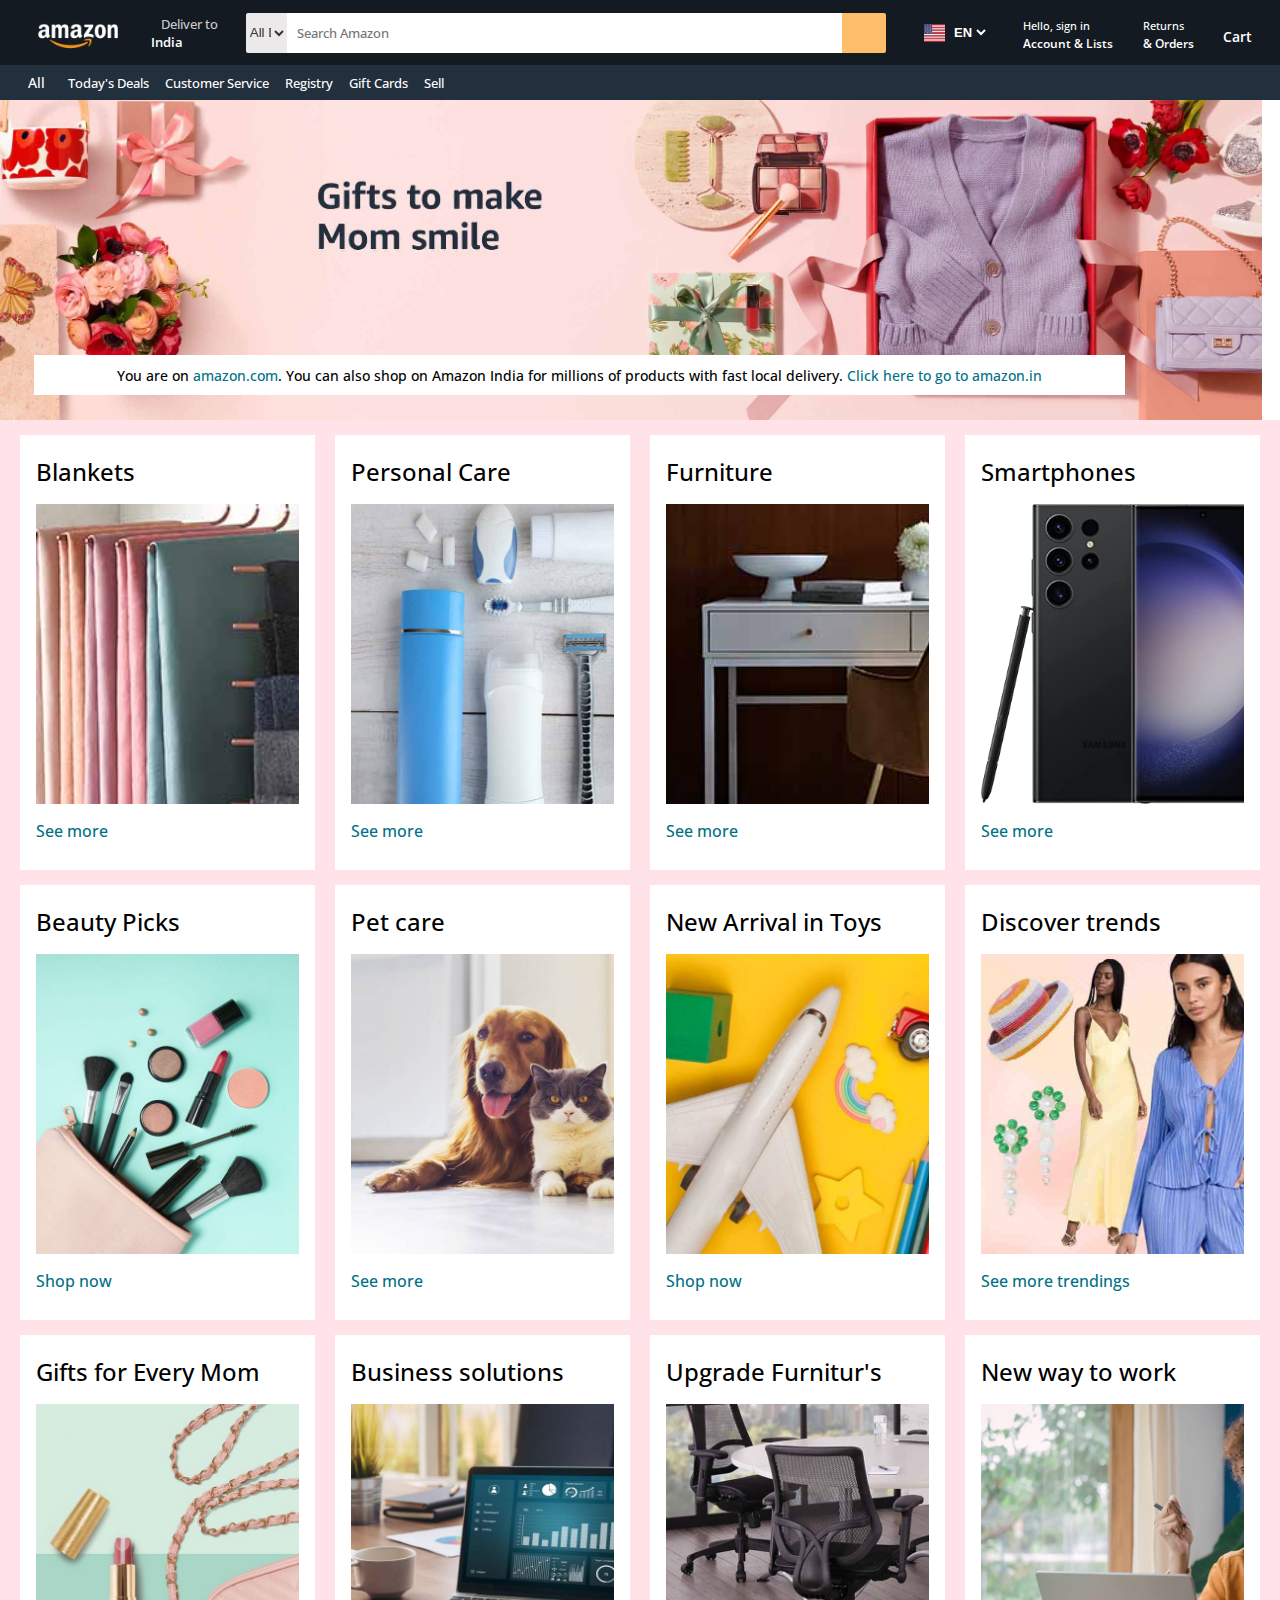
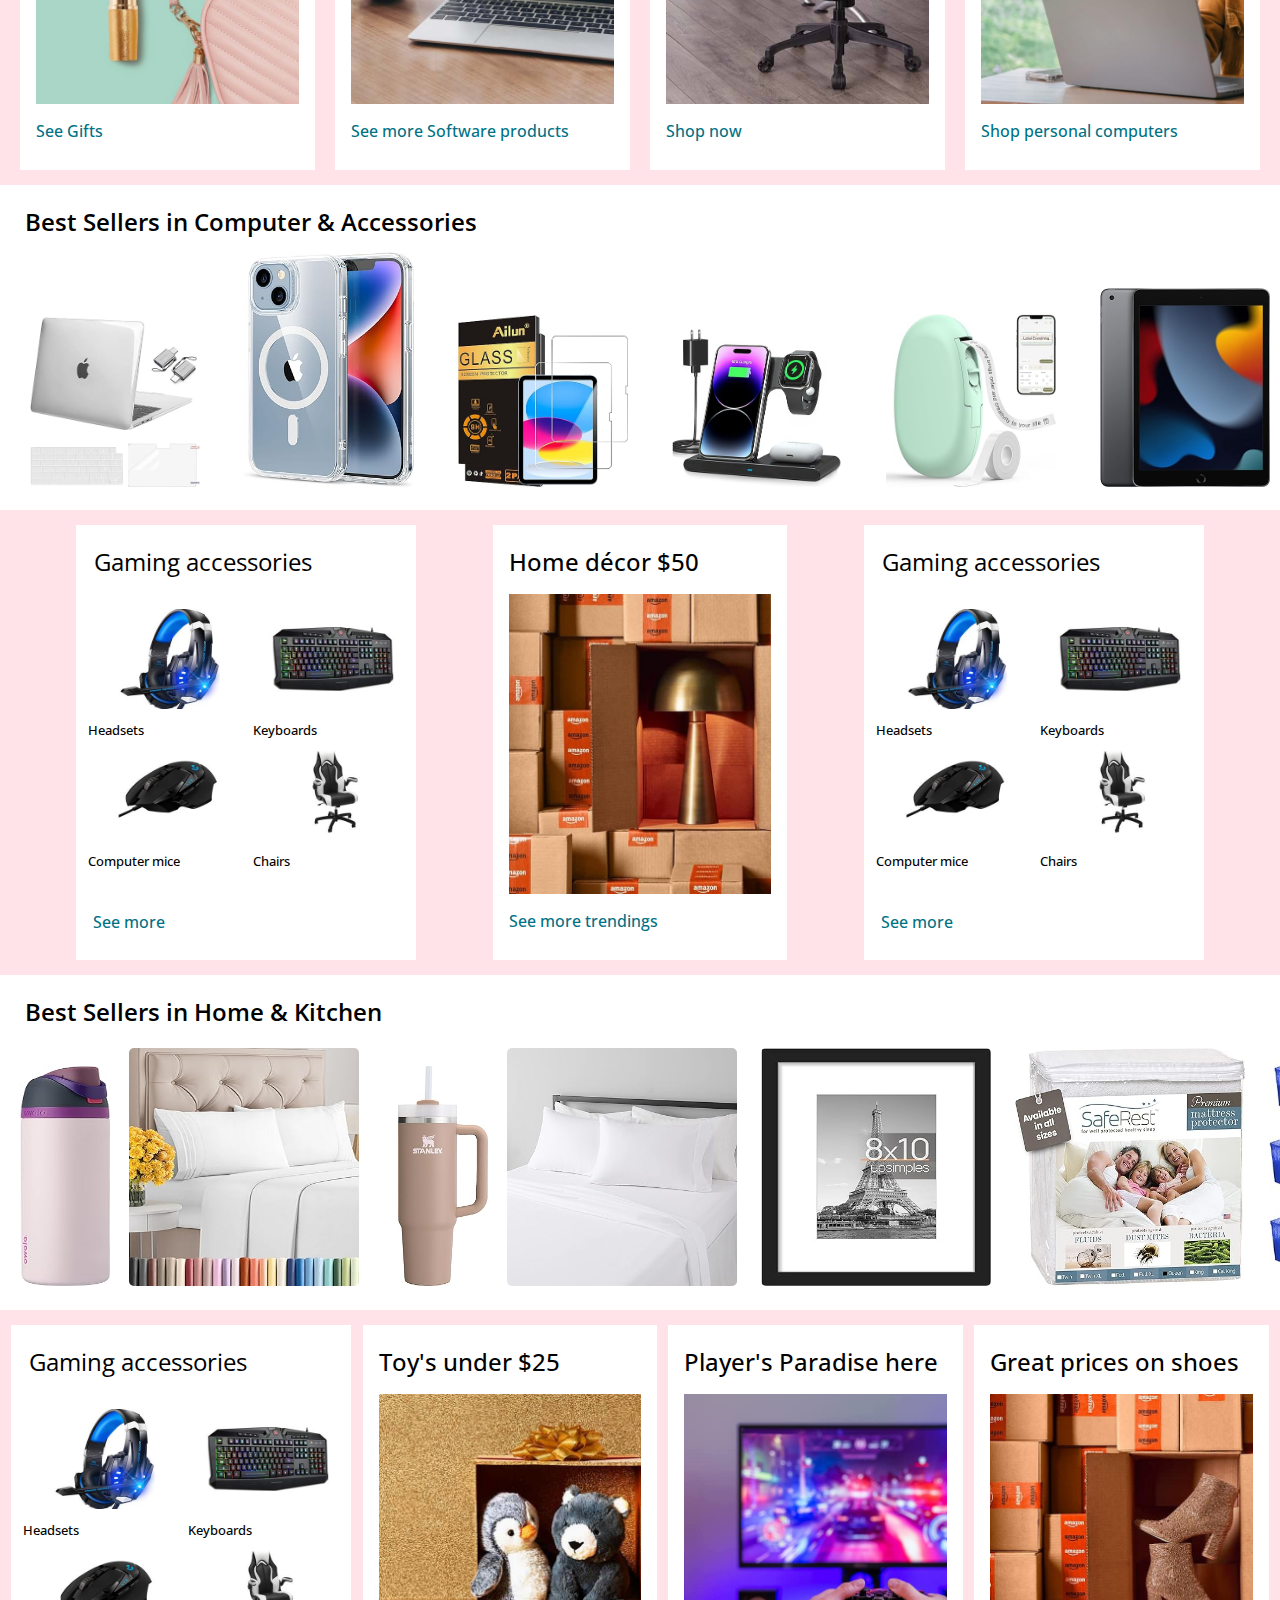
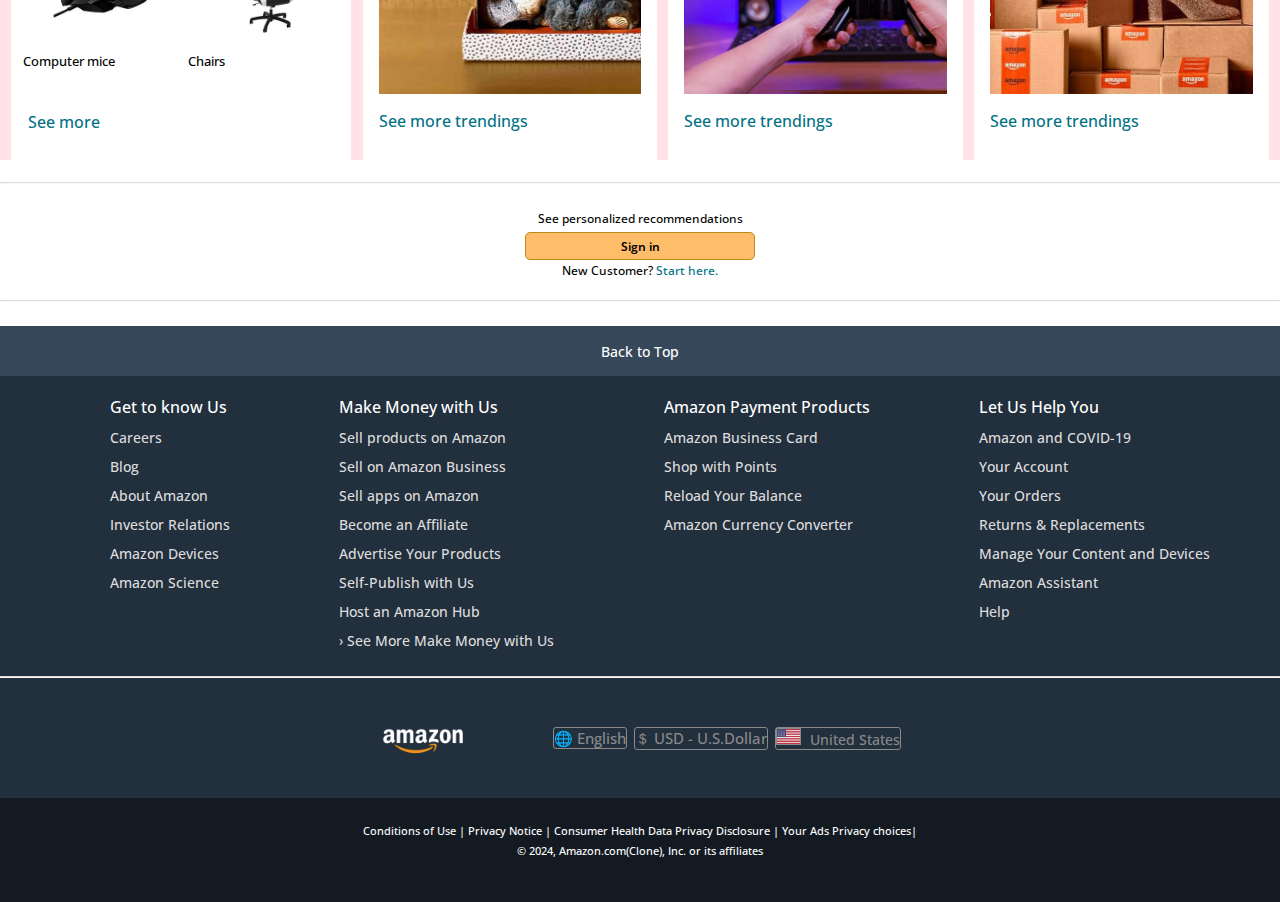
<file: index.html>
<!DOCTYPE html>
<html lang="en">
<head>
    <meta charset="UTF-8">
    <meta name="viewport" content="width=device-width, initial-scale=1.0">
    <title>Amazon.com. Spend less. Smile more.</title>
    <link rel="icon" href="amazon-icon.webp" />
    <link rel="stylesheet" href="style.css"/>
    <link rel="stylesheet" href="https://cdnjs.cloudflare.com/ajax/libs/font-awesome/6.5.2/css/all.min.css" integrity="sha512-SnH5WK+bZxgPHs44uWIX+LLJAJ9/2PkPKZ5QiAj6Ta86w+fsb2TkcmfRyVX3pBnMFcV7oQPJkl9QevSCWr3W6A==" crossorigin="anonymous" referrerpolicy="no-referrer" />
    <link rel="preconnect" href="https://fonts.googleapis.com">
    <link rel="preconnect" href="https://fonts.gstatic.com" crossorigin>
    <link href="https://fonts.googleapis.com/css2?family=Montserrat+Alternates:wght@400;500&family=Montserrat:ital,wght@0,100..900;1,100..900&family=Open+Sans:wght@500&family=Rubik:ital,wght@0,300..900;1,300..900&display=swap" rel="stylesheet">
</head>
<body>
    <header>
        <div class="navbar">
            <div class="nav-logo border">
                <div class="logo"></div>
            </div>

            <div class="nav-address border">
                <p class="add-first">Deliver to </p>
                <div class="add-icon">
                    <i class="fa-solid fa-location-dot"></i>
                    <p class="add-second">India</p>
                </div>
            </div>
            <div class="nav-search">
                <select class="search-select">
                    <option>All Departments</option>
                    <option>Arts & Crafts</option>
                    <option>Automotive</option>
                    <option>Baby</option>
                    <option>Beauty Personal Care</option>
                    <option>Books</option>
                    <option>Boys' Fashion</option>
                    <option>Computers</option>
                    <option>Deals</option>
                    <option>Digital Music</option>
                    <option>Electronics</option>
                    <option>Girls' Fashion</option>
                    <option>Health & Household</option>
                    <option>Home & Kitchen</option>
                    <option>Industrial & Scientific</option>
                    <option>Kindle Store</option>
                    <option>Luggage</option>
                    <option>Men's Fashion</option>
                    <option>Movies & TV</option>
                    <option>Music, CDs & Vinyl</option>
                    <option>Pet Supplies</option>
                    <option>Prime Video</option>
                    <option>Software</option>
                    <option>Sports & Outdoors</option>
                    <option>Tools & Home Improvement</option>
                    <option>Toys & Games</option>
                    <option>Video Games</option>
                    <option>Women's Fashion </option>
                </select>
                <input placeholder="Search Amazon" class="search-input">
                    <div class="search-icon">
                        <i class="fa-solid fa-magnifying-glass"></i>
                    </div>
            </div>
            <!-- <i class="fa-sharp fa-solid fa-sort-down"></i> -->
            <div class="nav-box4 border">
                <img src="1200px-Flag_of_the_United_States.svg.webp" alt="">
                <select name="" id="" class="box4-select">
                    <option value="">EN</option>
                </select>
            </div>
            
            <div class="nav-signin border">
                <a href="signin.html"><span>Hello, sign in </span></a>
                <p class="nav-second">Account & Lists</p>
            </div>
            <div class="nav-return border">
                <p><span>Returns</span></p>
                <p class="nav-second">& Orders</p>
            </div>
            <div class="nav-cart border">
                <i class="fa-solid fa-cart-plus"></i>
                Cart
            </div>
        </div>
        <div class="panel">
            <div class="panel-all border">
                <i class="fa-solid fa-bars"></i>
                All
            </div>
            <div class="panel-ops">
                <a href="#">Today's Deals</a>
                <a href="#">Customer Service</a>
                <a href="#">Registry</a>
                <a href="#">Gift Cards</a>
                <a href="#">Sell</a>
            </div>
        </div>
    </header>

    <div class="hero-section">
        <div class="hero-msg">
            <p>You are on <a href="#"> amazon.com</a>. You can also shop on Amazon India for millions of products with fast local delivery.<a href="https://www.amazon.in/?ref=aisgw_intl_stripe_in"> Click here to go to amazon.in</a>
        </div>
    </div>
    <div class="shop-section">
        <div class="box1 box">
            <div class="box-content">
                <h2>Blankets</h2>
            <div class="box-img" style="background-image: url('box1_image.jpg');"></div>
            <p>See more</p>
            </div>
        </div>
        <div class="box2 box"> 
            <div class="box-content">
            <h2>Personal Care</h2>
            <div class="box-img" style="background-image: url('box2_image.jpg');"></div>
            <p>See more</p>
            </div>
        </div>
        <div class="box3 box">
            <div class="box-content">
                <h2>Furniture</h2>
                <div class="box-img" style="background-image: url('box3_image.jpg');">
                </div>
                <p>See more</p>
            </div>
        </div>
        <div class="box4 box">
            <div class="box-content">
                <h2>Smartphones</h2>
                <div class="box-img" style="background-image: url('box4_image.jpg');"></div>
                <p>See more</p>
            </div>
        </div>
        <div class="box5 box">
            <div class="box-content">
                <h2>Beauty Picks</h2>
                <div class="box-img" style="background-image: url('box5_image.jpg');"></div>
            <p>Shop now</p>
            </div>
        </div>
        <div class="box6 box"> 
            <div class="box-content">
                <h2>Pet care</h2>
                <div class="box-img" style="background-image: url('box6_image.jpg');"></div>
                <p>See more</p>
            </div>
        </div>
        <div class="box7 box">
            <div class="box-content">
                <h2>New Arrival in Toys</h2>
                <div class="box-img" style="background-image: url('box7_image.jpg');"></div>
                <p>Shop now</p>
            </div>
        </div>
        <div class="box8 box">
            <div class="box-content">
                <h2>Discover trends</h2>
                <div class="box-img" style="background-image: url('box8_image.jpg');"></div>
                <p>See more trendings</p>
            </div>
        </div>
        <div class="box9 box">
            <div class="box-content">
                <h2>Gifts for Every Mom</h2>
                <div class="box-img" style="background-image: url('gifts.jpg');"></div>
                <p>See Gifts</p>
            </div>
        </div>
        <div class="box10 box">
            <div class="box-content">
                <h2>Business solutions</h2>
                <div class="box-img" style="background-image: url('business\ solutions.jpg');"></div>
                <p>See more Software products</p>
            </div>
        </div>
        <div class="box11 box">
            <div class="box-content">
                <h2>Upgrade Furnitur's</h2>
                <div class="box-img" style="background-image: url('office_furniture.jpg');"></div>
                <p>Shop now</p>
            </div>
        </div>
        <div class="box12 box">
            <div class="box-content">
                <h2>New way to work</h2>
                <div class="box-img" style="background-image: url('personal\ computers.jpg');"></div>
                <p>Shop personal computers</p>
            </div>
        </div>
        <div class="computer_accessories box">
            <h2>Best Sellers in Computer & Accessories</h2>
            <div class="horizontal_scroll">
                <ul class="accessories_list">
                    <li class="hor_img">
                        <div class="img_play">
                            <img src="laptopglass.jpg" alt="Laptop Glass">
                         </div>
                    </li>
                    <li class="hor_img">
                        <div class="img_play">
                            <img src="iphone_cover.jpg" alt="iphone cover">
                        </div>
                    </li>
                    <li class="hor_img">
                        <div class="img_play">
                            <img src="glassprotector.jpg" alt="Glass Protector">
                        </div>
                    </li>
                    <li class="hor_img">
                        <div class="img_play">
                            <img src="phonestand.jpg" alt="Phone stand">
                        </div>
                    </li>
                    <li class="hor_img">
                        <div class="img_play">
                            <img src="charger.jpg" alt="Charger">
                        </div>
                    </li>
                    <li class="hor_img">
                        <div class="img_play">
                            <img src="ipad.jpg" alt="ipad">
                        </div>
                    </li>
                    <li class="hor_img">
                        <div class="img_play">
                            <img src="dongle.jpg" alt="USB Dongle">
                        </div>
                    </li>
                    <li class="hor_img">
                        <div class="img_play">
                            <img src="laptopbag.jpg" alt="Laptop bag">
                        </div>
                    </li>
                    <li class="hor_img">
                        <div class="img_play">
                            <img src="Smartwatch_glass.jpg" alt="Smart watch glass">
                        </div>
                    </li>
                    <li class="hor_img">
                        <div class="img_play">
                            <img src="laptopbag1.jpg" alt="Laptop bag">
                        </div>
                    </li>
                    <li class="hor_img">
                        <div class="img_play">
                            <img src="charger&cables.jpg" alt="Charger and cables">
                        </div>
                    </li>
                    <li class="hor_img">
                        <div class="img_play">
                            <img src="laptopbag2.jpg" alt="Bag pack">
                        </div>
                    </li>
                    <li class="hor_img">
                        <div class="img_play">
                            <img src="iphone_cover.jpg" alt="Iphone Cover">
                        </div>
                    </li>
                    <li class="hor_img">
                        <div class="img_play">
                            <img src="glassprotector.jpg" alt="Glass Protector">
                        </div>
                    </li>
                    <li class="hor_img">
                        <div class="img_play">
                            <img src="phonestand.jpg" alt="Phone stand">
                        </div>
                    </li>
                    <li class="hor_img">
                        <div class="img_play">
                            <img src="charger.jpg" alt="Charger">
                        </div>
                    </li>
                    <li class="hor_img">
                        <div class="img_play">
                            <img src="ipad.jpg" alt="Ipad">
                        </div>
                    </li>
                    <li class="hor_img">
                        <div class="img_play">
                            <img src="dongle.jpg" alt="USB Dongle">
                        </div>
                    </li>
                </ul>
            </div>
        </div>
        <div class=" Game box">
            <h2>Gaming accessories</h2>
            <ul class="Gaming-accessories">
                <li class="headset ">
                    <img src="Gaming_Headset.jpg" >
                    <h3 class="title">Headsets</h3>
                </li>
                <li class="keyboard">
                    <img src="Gaming_keyboard.jpg" >
                    <h3 class="title">Keyboards</h3>
                </li>
                <li class="mice">
                    <img src="Computer_mice.jpg" >
                    <h3 class="title">Computer mice</h3>
                </li>
                <li class="chair">
                    <img src="Gaming_chair.jpg" >
                    <h3 class="title">Chairs</h3>
                </li>
                <a href="#" class="See_more">See more</a>
            </ul>
        </div>
        <div class="box8 box">
            <div class="box-content">
                <h2>Home décor $50</h2>
                <div class="box-img" style="background-image: url('home decor.jpg');"></div>
                <p>See more trendings</p>
            </div>
        </div>
        <div class=" Game box">
            <h2>Gaming accessories</h2>
            <ul class="Gaming-accessories">
                <li class="headset ">
                    <img src="Gaming_Headset.jpg" >
                    <h3 class="title">Headsets</h3>
                </li>
                <li class="keyboard">
                    <img src="Gaming_keyboard.jpg" >
                    <h3 class="title">Keyboards</h3>
                </li>
                <li class="mice">
                    <img src="Computer_mice.jpg" >
                    <h3 class="title">Computer mice</h3>
                </li>
                <li class="chair">
                    <img src="Gaming_chair.jpg" >
                    <h3 class="title">Chairs</h3>
                </li>
                <a href="#" class="See_more">See more</a>
            </ul>
        </div>
        
        <div class="Home_kitchen box">
            <h2>Best Sellers in Home & Kitchen</h2>
            <div class="horizontal_scroll">
                <ul class="kitchen_list">
                    <li class="hor_img1">
                        <div class="img_play11">
                            <img src="bottle.jpg" alt="Bottle">
                         </div>
                    </li>
                    <li class="hor_img1">
                        <div class="img_play1">
                            <img src="pillow.jpg" alt="iphone cover">
                        </div>
                    </li>
                    <li class="hor_img1">
                        <div class="img_play11">
                            <img src="sipper.jpg" alt="Glass Protector">
                        </div>
                    </li>
                    <li class="hor_img1">
                        <div class="img_play1">
                            <img src="pillow2.jpg" alt="Phone stand">
                        </div>
                    </li>
                    <li class="hor_img1">
                        <div class="img_play1">
                            <img src="frame.jpg" alt="Charger">
                        </div>
                    </li>
                    <li class="hor_img1">
                        <div class="img_play1">
                            <img src="mattress.jpg" alt="ipad">
                        </div>
                    </li>
                    <li class="hor_img1">
                        <div class="img_play1">
                            <img src="bluebags.jpg" alt="USB Dongle">
                        </div>
                    </li>
                    <li class="hor_img1">
                        <div class="img_play1">
                            <img src="doormatt.jpg" alt="Laptop bag">
                        </div>
                    </li>
                    <li class="hor_img1">
                        <div class="img_play1">
                            <img src="hanger.jpg" alt="Smart watch glass">
                        </div>
                    </li>
                    <li class="hor_img1">
                        <div class="img_play1">
                            <img src="shampoostand.jpg" alt="Laptop bag">
                        </div>
                    </li>
                    <li class="hor_img1">
                        <div class="img_play1">
                            <img src="showercurtain.jpg" alt="Charger and cables">
                        </div>
                    </li>
                    <li class="hor_img1">
                        <div class="img_play1">
                            <img src="vaccumbag.jpg" alt="Bag pack">
                        </div>
                    </li>
                </ul>
            </div>
        </div>
        
        <div class=" Game box">
            <h2>Gaming accessories</h2>
            <ul class="Gaming-accessories">
                <li class="headset ">
                    <img src="Gaming_Headset.jpg" >
                    <h3 class="title">Headsets</h3>
                </li>
                <li class="keyboard">
                    <img src="Gaming_keyboard.jpg" >
                    <h3 class="title">Keyboards</h3>
                </li>
                <li class="mice">
                    <img src="Computer_mice.jpg" >
                    <h3 class="title">Computer mice</h3>
                </li>
                <li class="chair">
                    <img src="Gaming_chair.jpg" >
                    <h3 class="title">Chairs</h3>
                </li>
                <a href="#" class="See_more">See more</a>
            </ul>
        </div>
        <div class="box8 box">
            <div class="box-content">
                <h2>Toy's under $25</h2>
                <div class="box-img" style="background-image: url('toys.jpg');"></div>
                <p>See more trendings</p>
            </div>
        </div>
        <div class="box8 box">
            <div class="box-content">
                <h2>Player's Paradise here</h2>
                <div class="box-img" style="background-image: url('playerparadise.jpg');"></div>
                <p>See more trendings</p>
            </div>
        </div>
        <div class="box8 box">
            <div class="box-content">
                <h2>Great prices on shoes</h2>
                <div class="box-img" style="background-image: url('shoes.jpg');"></div>
                <p>See more trendings</p>
            </div>
        </div>
    </div>
    <br>
    <hr>
    <br>
    <div class="sign_in">
        <label>See personalized recommendations</label><br>
        <button><a href="signin.html">Sign in</a></button>
        <div class="new_customer">
            <p>New Customer? <a href="signin.html">Start here.</a></p>
        </div>
        <br>
        <hr>
    </div>
    <footer>
        <div class="foot-panel1">
            Back to Top 
        </div>

        <div class="foot-panel2">
        <ul>
            <h4>Get to know Us</h4>
            <a >Careers</a>
            <a >Blog</a>
            <a >About Amazon</a>
            <a >Investor Relations</a>
            <a >Amazon Devices</a>
            <a >Amazon Science</a>
        </ul>
        <ul>
            <h4>Make Money with Us</h4>
            <a >Sell products on Amazon</a>
            <a >Sell on Amazon Business</a>
            <a >Sell apps on Amazon</a>
            <a >Become an Affiliate</a>
            <a >Advertise Your Products</a>
            <a >Self-Publish with Us</a>
            <a >Host an Amazon Hub</a>
            <a >› See More Make Money with Us</a>
        </ul>
        <ul>
            <h4>Amazon Payment Products</h4>
            <a >Amazon Business Card</a>
            <a >Shop with Points</a>
            <a >Reload Your Balance</a>
            <a > Amazon Currency Converter</a>
        </ul>
        <ul>
            <h4>Let Us Help You</h4>
            <a >Amazon and COVID-19</a>
            <a >Your Account</a>
            <a >Your Orders</a>
            <a >Returns & Replacements</a>
            <a >Manage Your Content and Devices</a>
            <a >Amazon Assistant</a>
            <a >Help</a>
        </ul>
        </div>
        <hr>
        <div class="foot-panel3">
            <div class="logo"></div>
            <p class="language" type="menu"> &#127760; English </p>
            <p class="Currency" > &#65284; USD - U.S.Dollar  </p>
            <p class="country_flag">
                <img src="1200px-Flag_of_the_United_States.svg.webp" alt="">
                United States
            </p>
        </div>
        <div class="foot-panel4">
            <div class="pages">
                <a>Conditions of Use </a>|
                <a>Privacy Notice </a>|
                <a>Consumer Health Data Privacy Disclosure </a>|
                <a>Your Ads Privacy choices</a>|
            </div>
            <div class="copyright">
                <p>© 2024, Amazon.com(Clone), Inc. or its affiliates</p>
                
            </div>
        </div>
    </footer>
</body>
</html>
<!-- content delivery network (cdnjs) -->
</file>
<file: style.css>
*{
    margin: 0;
    border: border-box;
    font-family: "Open Sans", sans-serif;
    font-optical-sizing: auto;
    font-weight: 500;
    font-style: normal;
    font-variation-settings:
    "wdth" 100;
}
.navbar{
     height: 65px;
     background-color: #131A22;
     color:white;
     display: flex;
     align-items: center;
     justify-content:space-evenly;
}
.nav-logo{
    height:50px;
    width: 90px;
    
}
.logo{
    background-image: url("amazon_logo.png");
    background-size: cover;
    height: 60px;
    width: 110%;
}
.border{
    border:1.5px solid transparent;
}
.border:hover{
    border:1.5px solid white ;
}
/************************ box2 ***********************/
.add-first{
    color: #cccccc;
    font-size: 0.8rem;
    margin-left: 13px;
}
.add-second{
    color: #ffffff;
    font-size: 0.8rem;
    margin-left: 3px;
    font-weight: 600;
}
.add-icon{
    display: flex;
    align-items: center;
    font-size: 13px;
}
/************************ box3 ***********************/
.nav-search{
    display: flex;
    justify-content:space-evenly;
    width: 640px;
    height: 40px;
    border-radius: 4px;
    font-size: 14px;
}
.search-select{
    background-color: #ebe9e9;
    color: #333535;
    width: 41px;
    /* font-size: 14px; */
    font-family: Arial, sans-serif;
    text-align: justify;
    justify-content: center;
    border-top-left-radius: 2px;
    border-bottom-left-radius: 2px;
    border: none;
}
.search-select:hover{
    background-color: #d3d0d0;
    
}
.search-input{
    padding: 7px 10px;
    width:100%;
    /* font-size: 0.8rem; */
    border: none;
}
.search-icon{
    width: 52px;
    display: flex;
    justify-content: center;
    align-items: center;
    font-size: 1.4rem;
    background-color: #febd68;
    border-top-right-radius: 2px;
    border-bottom-right-radius: 2px;
    color: #333535;
}
/************************ box4 ***********************/
.nav-box4{
    margin-left: 5px;
    display: flex;
    justify-content: center;
    align-items: center;
    padding-left: 5px;
    padding-right: 5px;
    padding-top: 4px;
    padding-bottom: 4px;
}
.nav-box4 img{
    height: 18px;
    width: 21px;
    margin-right: 5px;
}
.box4-select{
    font-family: Arial, Helvetica, sans-serif;
    font-size: 13px;
    font-weight: 700;
    background-color: #131A22;
    color: white;
    border: none;
}

/************************ box5 ***********************/
.nav-signin a{
    text-decoration: none;
    color: white;
}
span{
    font-size: 0.7rem;
}
.nav-second{
    font-weight: 600;
    font-size: 0.75rem;
    text-decoration: none;
    color: white;
}

/* ***********************box6 ***********************/
.nav-cart i {
    font-size: 23px;
    font-weight: 600px;
}
.nav-cart{
    font-size: 0.85rem;
    font-weight: 600;
}
/* ********************** Panel ********************** */

.panel {
    height: 35px;
    background-color: #222f3d;
    display: flex;
    color: white;
    align-items: center;
    justify-content: space-evenly;
    overflow: hidden;
}
.panel-all{
    margin-left: 15px;
    font-size: 14.4px; 
    justify-content: center;  
}
.panel-all i{
    /* overflow-y: hidden; */
    align-items: center;
    margin-right: 3px;
}

.panel-ops a{
    display:  inline;
    margin-left:13px ;
    text-decoration: none;
    color: white;
    align-items: center;
}
.panel-ops{
    width: 50%;
    font-size: 0.8rem;
    margin-right: 45%;
}

/********************** hero section ************************/
.hero-section{
    background-image: url("hero_image1.jpg");
    background-size: cover;
    height: 320px;
    width: 1364px;
    margin-left: -8%;
    margin-right: -8%;
    display: flex;
    justify-content: center;
    align-items: flex-end;
}

.hero-msg{
    background-color: white;
    color: black;
    height: 40px;
    display: flex;
    align-items: center;
    justify-content: center;
    font-size: 0.85rem;
    width: 80%;
    margin-bottom: 25px;
}
.hero-msg a{
    text-decoration: none;
    color: #007185;
}
.hero-msg a:hover{
    text-decoration: underline;
    color: rgb(214, 87, 8);
}

/* ****************** shop-section *************************** */
.shop-section{
    display: flex;
    flex-wrap: wrap;
    justify-content: space-evenly;
    background-color: rgba(255, 192, 203, 0.452);
}
.box{
    height: 400px;
    width: 23%;
    background-color:white;
    padding: 20px 0px 15px;
    margin-top: 15px;
}
.box-img{
    height: 300px;
    background-size: cover;
    margin-top:1rem;
    margin-bottom: 1rem;
}

.box-content{
    margin-left: 1rem;
    margin-right: 1rem;
    margin-bottom: 1.5rem;
}
.box-content p {
    color: #007185;
}

/* ****************** horizontal scrollbar ******************** */

.horizontal_scroll {
    overflow-x: hidden;
    overflow-y: hidden;
    white-space: nowrap;
    /* padding-bottom: 10px; Adjust as needed */
}
.horizontal_scroll:hover {
    overflow-x: scroll; /* Show the horizontal scrollbar on hover */
}
.horizontal_scroll::-webkit-scrollbar {
    height: 8px; /* Height of the horizontal scrollbar */
}
.horizontal_scroll::-webkit-scrollbar-thumb {
    background-color: #888; /* Color of the scrollbar thumb */
    border-radius: 10px; /* Rounded corners of the scrollbar thumb */
    margin-left: 10px;
    margin-right: 10px;
}

.horizontal_scroll::-webkit-scrollbar-track {
    background-color: #fff;/* Background color of the scrollbar track */
    border-radius: 10px; /* Rounded corners of the scrollbar track */
    margin-left: 10px;
    margin-right: 10px;
}

/******************* first scrollbar ************************* */

.computer_accessories {
    overflow-y: hidden;
    white-space: nowrap;
    padding-bottom: 5px; /* Adjust as needed */
    height: 300px;
    width: 1364px;
}
.computer_accessories h2{
    font-weight: 600;
    font-stretch: condensed;
    margin-left: 25px;
    margin-bottom: -5px;
}

.accessories_list {
    list-style-type: none;
    margin: 0;
    padding: 0;
}

.hor_img {
    display: inline-block;
    margin-right: 10px; /* Adjust spacing between items */
}

.hor_img:last-child {
    margin-right: 0;
}

.img_play {
    position: relative;
    display: inline-block;
}

.img_play img {
    width: 170px; /* Adjust image size as needed */
    height: 190pxpx;
    display: flex;
    justify-content: space-between;
    margin-left: 30px;
    border-radius: 5px;
}

/* ***************** Second scrollbar ************************* */

.Home_kitchen {
    overflow-y: hidden;
    white-space: nowrap;
    padding-bottom:35px; /* Adjust as needed */
    height: 280px;
    width: 1364px;
}
.Home_kitchen h2{
    font-weight: 600;
    font-stretch: condensed;
    margin-left: 25px;
    margin-bottom: 20px;
}
.kitchen_list{
    list-style-type: none;
    margin: 0;
    padding: 0;
}

.hor_img1 {
    display: inline-block;
    margin-right: 10px; /* Adjust spacing between items */
}

.hor_img1:last-child {
    margin-right: 0;
}

.img_play1 {
    position: relative;
    display: inline-block;
}

.img_play1 img {
    width: 230px; /* Adjust image size as needed */
    height: 238px;
    display: flex;
    justify-content: space-between;
    margin-left: 5px;
    margin-right: 5px;
    border-radius: 5px;
}
.img_play11 {
    position: relative;
    display: inline-block;
}

.img_play11 img {
    width: 90px; /* Adjust image size as needed */
    height: 220px;
    display: flex;
    justify-content: space-between;
    margin-left: 20px;
    border-radius: 5px;
}
/* Gaming-accessories */
.Game {
    padding-bottom:60px; /* Adjust as needed */
    height: 355px;
    width: 340px;
}
.Game h2{
    margin-left: 18px;
    font-weight: 400;
}
.Gaming-accessories{
    padding-top: 11px;
    padding-left:2px;
    display: flex;
    justify-content: space-evenly;
    flex-wrap:wrap;
    display: inline-block;
    height: 200px;
    width: 400px;
    margin-left: 10px;
}
.mice{
    display:inline-block;
    background-color: #fff;
}
.mice img{
    height: 100px;
    width: auto;
}
.keyboard{
    display:inline-block;
    background-color: #fff;
}
.keyboard img{
    height: 100px;
    width: auto;
}
.headset{
    display:inline-block;
    background-color: #fff;
}
.headset img{
    height: 100px;
    width: auto;
}
.chair{
    display:inline-block;
    background-color: #fff;
}
.chair img{
    height: 100px;
    width: auto;
}

.title{
    font-size: 0.8rem;
    margin-top: 7px;
}
.See_more {
    font-size: 16px;
    color:#007185;
    cursor: pointer;
    text-decoration: none;
    margin-top: 40px;
    margin-left: 5px;
}
/************************ Sign in *********************** */
.sign_in{
    text-align: center;
    padding-bottom: 20px;
}
.sign_in label{
    font-size: 12px;
    font-stretch:narrower;
}
.sign_in button{
    margin-top: 4px;
    height:28px;
    width: 230px;
    background-color: #febd68;
    
    border: 1px solid #b88c1f;
    border-radius: 5px;
}
.sign_in button a{
    text-decoration: none;
    font-size: 12px;
    font-weight: 630;
    color: black;
}
.new_customer{
    font-size: 11.5px;
    margin-top: 3px;
    text-align: center;
    display: inline block;
}
.new_customer a{
    text-decoration: none;
    color: #007185;
}
hr{
    border-color: rgb(248, 240, 240,0.4);
}
/* ********************** footer *******************************/ 
.foot-panel1{
    margin-top:4px;
    background-color: #37475a;
    color: white;
    height: 50px;
    display: flex;
    justify-content: center;
    align-items: center;
    font-size: 0.85rem;
}

.foot-panel2{
    background-color:#222f3d ;
    color: white;
    height: 300px;
    display: flex;
    justify-content: space-evenly;
}

ul{
    margin-top: 20px;
}

ul a {
    display: block;
    color: #dddddd;
    font-size: 0.85rem;
    margin-top: 10px;
}

.foot-panel3{
    background-color: #222f3d;
    height:120px;
    display: flex;
    justify-content:center;
    align-items: center;
}    

.logo{
    background-image: url("amazon_logo.png");
    background-size: cover;
    height: 50px;
    width: 100px;
    margin-right:80px;
}
.language{
    background-color: transparent;
    color: #8a8a8a;
    border: 0.8px solid #8a8a8a;
    border-radius: 3px;
    margin-right: 7px;
    font-size: 15px;
}
.Currency{
    background-color: transparent;
    color: #8a8a8a;
    border: 0.8px solid #8a8a8a;
    border-radius: 3px;
    margin-right: 7px;
    font-size: 15px;
}
.country_flag{
    background-color: transparent;
    color: #8a8a8a;
    border: 0.8px solid #8a8a8a;
    border-radius: 3px;
    margin-right: 7px;
    font-size: 14px;
}
.country_flag img{
        height: 15px;
        width: 23px;
        margin-right: 5px;
        border: 0.8px solid #8a8a8a;
}

.foot-panel4{
    background-color:#131A22;
    color:white;
    height: 80px;
    text-align: center;
    font-size: 0.7rem;
    padding-bottom: 24px;
}

.pages{
    padding-top: 25px;
}
.copyright{
    padding-top: 5px;
}
</file>
